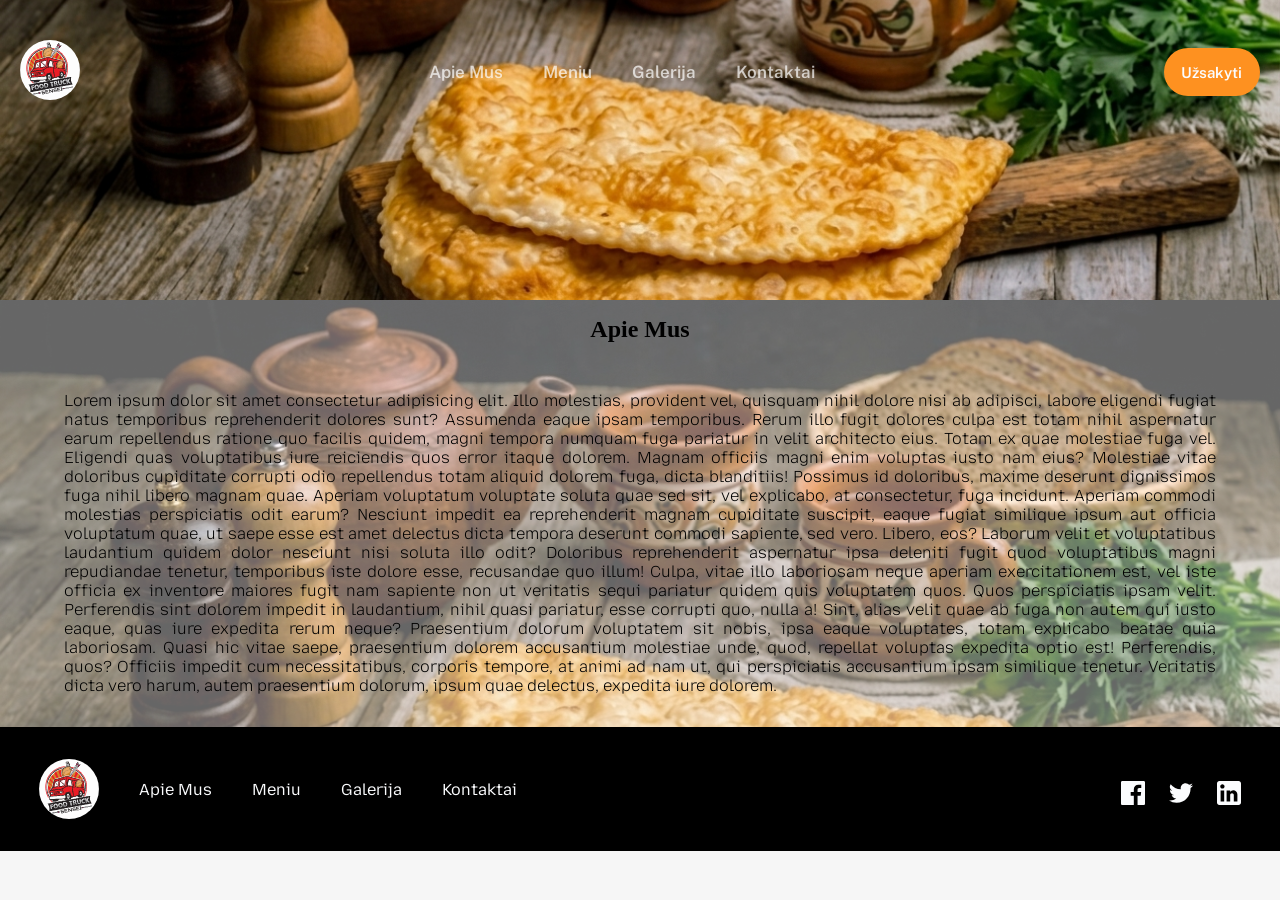
<file: pages/aboutUs.html>
<!doctype html>
<html lang="en">
  <head>
    <meta charset="UTF-8" />
    <meta name="viewport" content="width=device-width, initial-scale=1.0" />
    <link
      href="https://fonts.googleapis.com/css2?family=DM+Serif+Display:ital@0;1&family=Public+Sans:ital,wght@0,100..900;1,100..900&display=swap"
      rel="stylesheet"
    />
    <link rel="stylesheet" href="../styles/main.css" />
    <link rel="stylesheet" href="../styles/AboutUs.css" />
    <script src="../scripts/scripts.js" defer></script>
    <title>Čeburekai Trakuose</title>
  </head>
  <body>
    <header class="header">
      <nav class="nav" aria-label="Primary">
        <div class="nav__logo">
          <a href="../index.html">
            <img
              src="../photos/logo.svg"
              alt="logoCeburekine"
              class="container-logo"
            />
          </a>
        </div>
        <button
          class="hamburger-menu"
          type="button"
          aria-label="Open menu"
          aria-expanded="false"
          aria-controls="mobile-menu"
        >
          <img src="../photos/menu.svg" alt="" class="hamburger-menu-img" />
        </button>
        <div class="nav__menu">
          <a href="aboutUs.html">Apie Mus</a>
          <a href="meniu.html">Meniu</a>
          <a href="galery.html">Galerija</a>
          <a href="contacts.html">Kontaktai</a>
        </div>
        <a class="nav__button" href="tel:+37060000000">Užsakyti</a>
      </nav>
      <div class="nav__overlay" id="nav-overlay" hidden></div>
      <aside class="sidebar" id="mobile-menu" aria-hidden="true">
        <div class="sidebar__inner">
          <button class="sidebar__close" type="button" aria-label="Close menu">
            <img src="../photos/close.svg" alt="" />
          </button>
          <nav class="sidebar__link" aria-label="Mobile">
            <a href="aboutUs.html">Apie Mus</a>
            <a href="meniu.html">Meniu</a>
            <a href="galery.html">Galerija</a>
            <a href="contacts.html">Kontaktai</a>
            <button href="tel:+37060000000" class="hamburger__button" type="button">Užsakyti</button>
          </nav>
        </div>
      </aside>
    </header>
        <main>
            <Section class="sectionAboutUs">
                <h1 class="sectionAboutUs__h1">
                    Apie Mus
                </h1>
                <p class="sectionAboutUs__p">
                    Lorem ipsum dolor sit amet consectetur adipisicing elit. Illo molestias, provident vel, quisquam nihil dolore nisi ab adipisci, labore eligendi fugiat natus temporibus reprehenderit dolores sunt? Assumenda eaque ipsam temporibus.
                    Rerum illo fugit dolores culpa est totam nihil aspernatur earum repellendus ratione quo facilis quidem, magni tempora numquam fuga pariatur in velit architecto eius. Totam ex quae molestiae fuga vel.
                    Eligendi quas voluptatibus iure reiciendis quos error itaque dolorem. Magnam officiis magni enim voluptas iusto nam eius? Molestiae vitae doloribus cupiditate corrupti odio repellendus totam aliquid dolorem fuga, dicta blanditiis!
                    Possimus id doloribus, maxime deserunt dignissimos fuga nihil libero magnam quae. Aperiam voluptatum voluptate soluta quae sed sit, vel explicabo, at consectetur, fuga incidunt. Aperiam commodi molestias perspiciatis odit earum?
                    Nesciunt impedit ea reprehenderit magnam cupiditate suscipit, eaque fugiat similique ipsum aut officia voluptatum quae, ut saepe esse est amet delectus dicta tempora deserunt commodi sapiente, sed vero. Libero, eos?
                    Laborum velit et voluptatibus laudantium quidem dolor nesciunt nisi soluta illo odit? Doloribus reprehenderit aspernatur ipsa deleniti fugit quod voluptatibus magni repudiandae tenetur, temporibus iste dolore esse, recusandae quo illum!
                    Culpa, vitae illo laboriosam neque aperiam exercitationem est, vel iste officia ex inventore maiores fugit nam sapiente non ut veritatis sequi pariatur quidem quis voluptatem quos. Quos perspiciatis ipsam velit.
                    Perferendis sint dolorem impedit in laudantium, nihil quasi pariatur, esse corrupti quo, nulla a! Sint, alias velit quae ab fuga non autem qui iusto eaque, quas iure expedita rerum neque?
                    Praesentium dolorum voluptatem sit nobis, ipsa eaque voluptates, totam explicabo beatae quia laboriosam. Quasi hic vitae saepe, praesentium dolorem accusantium molestiae unde, quod, repellat voluptas expedita optio est! Perferendis, quos?
                    Officiis impedit cum necessitatibus, corporis tempore, at animi ad nam ut, qui perspiciatis accusantium ipsam similique tenetur. Veritatis dicta vero harum, autem praesentium dolorum, ipsum quae delectus, expedita iure dolorem.
                </p>

            </Section>
        </main>  
    <footer class="footer">
      <div class="footer-bg" aria-hidden="true"></div>
      <nav class="footer__nav" aria-label="Footer">
        <div class="footer__nav__pages">
          <a href="../index.html" aria-label="home">
            <img src="../photos/logo.svg" alt="logo" class="footer__logo" />
          </a>
          <a href="aboutUs.html">Apie Mus</a>
          <a href="meniu.html">Meniu</a>
          <a href="galery.html">Galerija</a>
          <a href="contacts.html">Kontaktai</a>
        </div>
        <div class="footer__nav__social">
          <a
            href="https://www.facebook.com/profile.php?id=61572930540171"
            target="_blank"
            rel="noopener noreferrer"
            class="social-link"
            aria-label="Facebook"
          >
            <svg width="24" height="24" xmlns="http://www.w3.org/2000/svg">
              <path
                d="M22.675 0H1.325C.593 0 0 .593 0 1.325v21.351C0 23.407.593 24 1.325 24H12.82v-9.294H9.692v-3.622h3.128V8.413c0-3.1 1.893-4.788 4.659-4.788 1.325 0 2.463.099 2.795.143v3.24l-1.918.001c-1.504 0-1.795.715-1.795 1.763v2.313h3.587l-.467 3.622h-3.12V24h6.116c.73 0 1.323-.593 1.323-1.325V1.325C24 .593 23.407 0 22.675 0z"
                fill-rule="nonzero"
              />
            </svg>
          </a>
          <a
            href="https://twitter.com"
            target="_blank"
            rel="noopener noreferrer"
            class="social-link"
            aria-label="Twitter"
          >
            <svg width="24" height="20" xmlns="http://www.w3.org/2000/svg">
              <path
                d="M24 2.557a9.83 9.83 0 01-2.828.775A4.932 4.932 0 0023.337.608a9.864 9.864 0 01-3.127 1.195A4.916 4.916 0 0016.616.248c-3.179 0-5.515 2.966-4.797 6.045A13.978 13.978 0 011.671 1.149a4.93 4.93 0 001.523 6.574 4.903 4.903 0 01-2.229-.616c-.054 2.281 1.581 4.415 3.949 4.89a4.935 4.935 0 01-2.224.084 4.928 4.928 0 004.6 3.419A9.9 9.9 0 010 17.54a13.94 13.94 0 007.548 2.212c9.142 0 14.307-7.721 13.995-14.646A10.025 10.025 0 0024 2.557z"
              />
            </svg>
          </a>
          <a
            href="https://linkedin.com"
            target="_blank"
            rel="noopener noreferrer"
            class="social-link"
            aria-label="LinkedIn"
          >
            <svg width="24" height="24" xmlns="http://www.w3.org/2000/svg">
              <path
                d="M21.6 0H2.4C1.08 0 0 1.08 0 2.4v19.2C0 22.92 1.08 24 2.4 24h19.2c1.32 0 2.4-1.08 2.4-2.4V2.4C24 1.08 22.92 0 21.6 0zM7.2 20.4H3.6V9.6h3.6v10.8zM5.4 7.56c-1.2 0-2.16-.96-2.16-2.16 0-1.2.96-2.16 2.16-2.16 1.2 0 2.16.96 2.16 2.16 0 1.2-.96 2.16-2.16 2.16zm15 12.84h-3.6v-6.36c0-.96-.84-1.8-1.8-1.8-.96 0-1.8.84-1.8 1.8v6.36H9.6V9.6h3.6v1.44c.6-.96 1.92-1.68 3-1.68 2.28 0 4.2 1.92 4.2 4.2v6.84z"
              />
            </svg>
          </a>
        </div>
      </nav>
    </footer>
  </body>
</html>
</file>
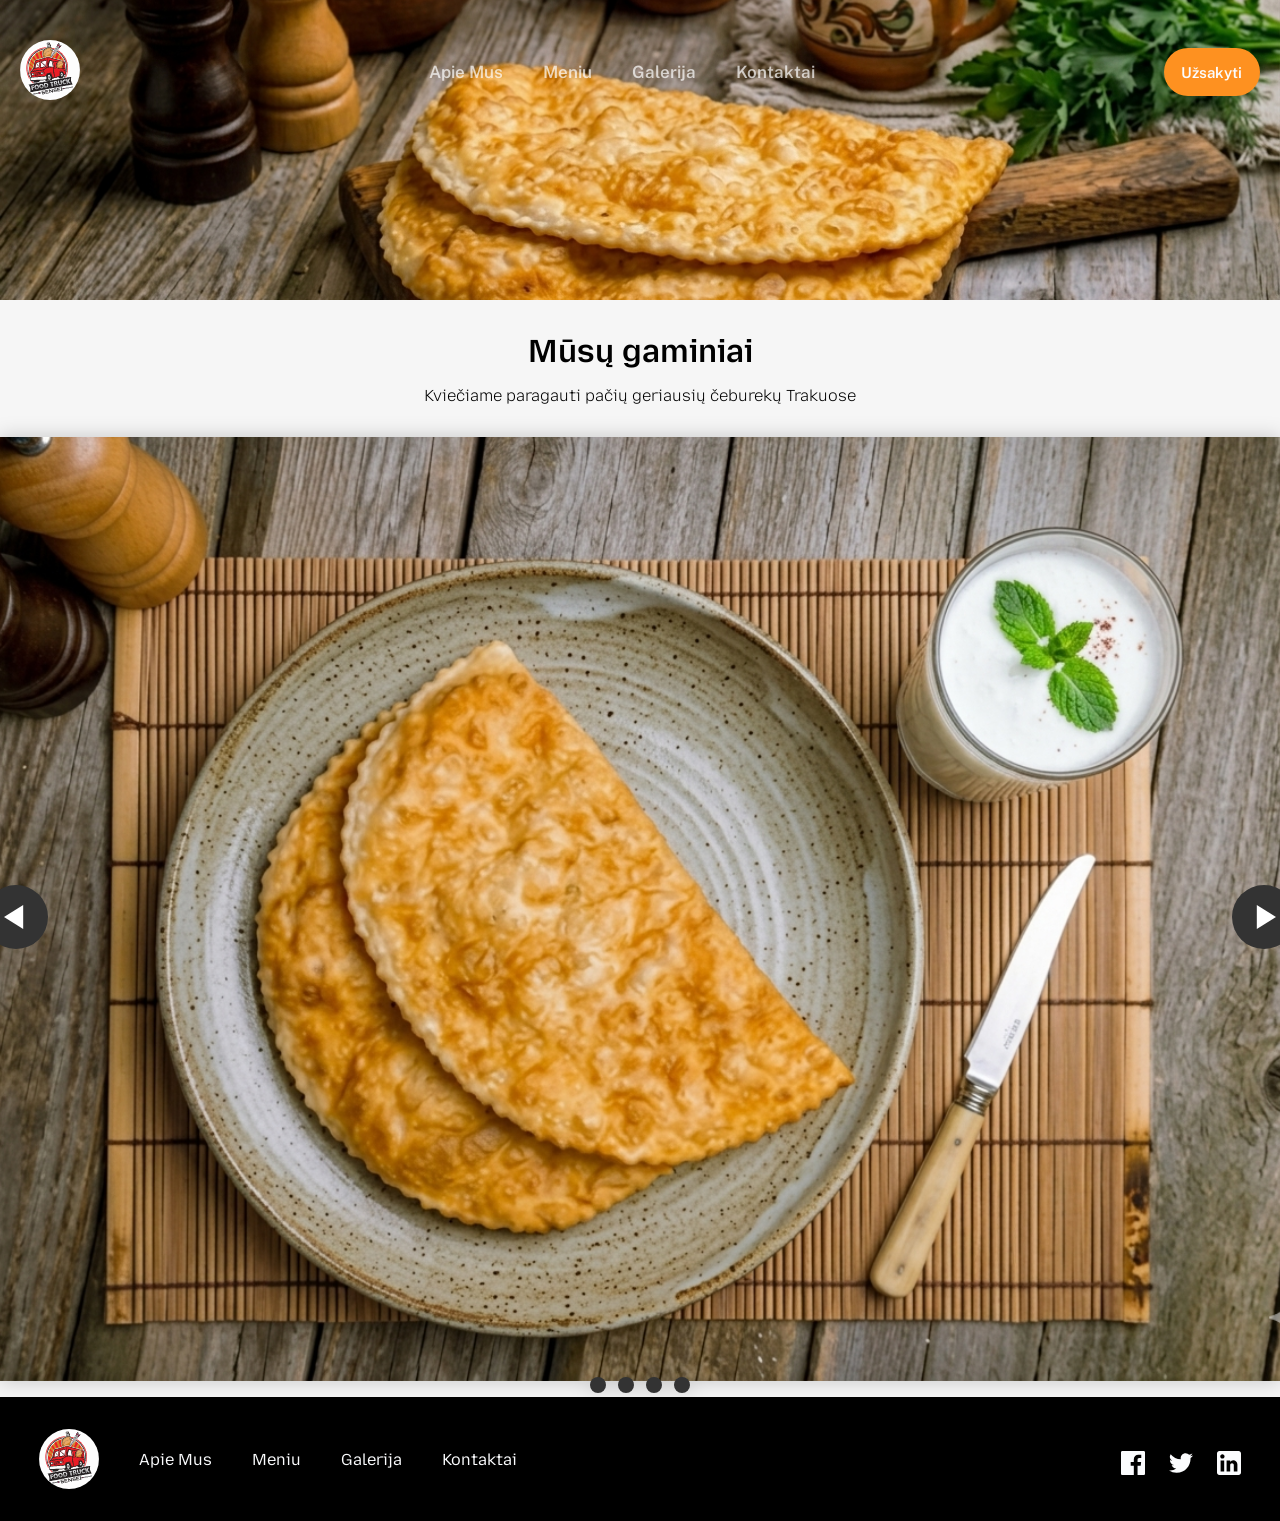
<file: pages/galery.html>
<!doctype html>
<html lang="en">
  <head>
    <meta charset="UTF-8" />
    <meta name="viewport" content="width=device-width, initial-scale=1.0" />
    <link
      href="https://fonts.googleapis.com/css2?family=DM+Serif+Display:ital@0;1&family=Public+Sans:ital,wght@0,100..900;1,100..900&display=swap"
      rel="stylesheet"
    />
    <link rel="stylesheet" href="../styles/main.css" />
    <link rel="stylesheet" href="../styles/index.css" />
    <script src="../scripts/scripts.js" defer></script>
    <title>Čeburekai Trakuose</title>
  </head>
  <body>
    <header class="header">
      <nav class="nav" aria-label="Primary">
        <div class="nav__logo">
          <a href="../index.html">
            <img
              src="../photos/logo.svg"
              alt="logoCeburekine"
              class="container-logo"
            />
          </a>
        </div>
        <button
          class="hamburger-menu"
          type="button"
          aria-label="Open menu"
          aria-expanded="false"
          aria-controls="mobile-menu"
        >
          <img src="../photos/menu.svg" alt="" class="hamburger-menu-img" />
        </button>
        <div class="nav__menu">
          <a href="aboutUs.html">Apie Mus</a>
          <a href="meniu.html">Meniu</a>
          <a href="galery.html">Galerija</a>
          <a href="contacts.html">Kontaktai</a>
        </div>
        <a class="nav__button" href="tel:+37060000000">Užsakyti</a>
      </nav>
      <div class="nav__overlay" id="nav-overlay" hidden></div>
      <aside class="sidebar" id="mobile-menu" aria-hidden="true">
        <div class="sidebar__inner">
          <button class="sidebar__close" type="button" aria-label="Close menu">
            <img src="../photos/close.svg"  alt="" />
          </button>
          <nav class="sidebar__link" aria-label="Mobile">
            <a href="aboutUs.html">Apie Mus</a>
            <a href="meniu.html">Meniu</a>
            <a href="galery.html">Galerija</a>
            <a href="contacts.html">Kontaktai</a>
            <button
              class="hamburger__button"
              type="button"
              href="tel:+37060000000"
            >
              Užsakyti
            </button>
          </nav>
        </div>
      </aside>
    </header>

    <main>
      <div class="our-products">
        <h1 class="our-products-h1">Mūsų gaminiai</h1>
        <p>
          <a href="meniu.html"
            >Kviečiame paragauti pačių geriausių čeburekų Trakuose</a
          >
        </p>
      </div>

      <section class="carousel" aria-label="Gallery">
        <ol class="carousel__viewport">
          <li id="carousel__slide1" tabindex="0" class="carousel__slide">
            <div class="carousel__snapper">
              <a href="#carousel__slide4" class="carousel__prev"
                >Go to last slide</a
              >
              <a href="#carousel__slide2" class="carousel__next"
                >Go to next slide</a
              >
            </div>
          </li>
          <li id="carousel__slide2" tabindex="0" class="carousel__slide">
            <div class="carousel__snapper"></div>
            <a href="#carousel__slide1" class="carousel__prev"
              >Go to previous slide</a
            >
            <a href="#carousel__slide3" class="carousel__next"
              >Go to next slide</a
            >
          </li>
          <li id="carousel__slide3" tabindex="0" class="carousel__slide">
            <div class="carousel__snapper"></div>
            <a href="#carousel__slide2" class="carousel__prev"
              >Go to previous slide</a
            >
            <a href="#carousel__slide4" class="carousel__next"
              >Go to next slide</a
            >
          </li>
          <li id="carousel__slide4" tabindex="0" class="carousel__slide">
            <div class="carousel__snapper"></div>
            <a href="#carousel__slide3" class="carousel__prev"
              >Go to previous slide</a
            >
            <a href="#carousel__slide1" class="carousel__next"
              >Go to first slide</a
            >
          </li>
        </ol>
        <aside class="carousel__navigation">
          <ol class="carousel__navigation-list">
            <li class="carousel__navigation-item">
              <a href="#carousel__slide1" class="carousel__navigation-button"
                >Go to slide 1</a
              >
            </li>
            <li class="carousel__navigation-item">
              <a href="#carousel__slide2" class="carousel__navigation-button"
                >Go to slide 2</a
              >
            </li>
            <li class="carousel__navigation-item">
              <a href="#carousel__slide3" class="carousel__navigation-button"
                >Go to slide 3</a
              >
            </li>
            <li class="carousel__navigation-item">
              <a href="#carousel__slide4" class="carousel__navigation-button"
                >Go to slide 4</a
              >
            </li>
          </ol>
        </aside>
      </section>
    </main>

    <footer class="footer">
      <div class="footer-bg" aria-hidden="true"></div>
      <nav class="footer__nav" aria-label="Footer">
        <div class="footer__nav__pages">
          <a href="../index.html" aria-label="home">
            <img src="../photos/logo.svg" alt="logo" class="footer__logo" />
          </a>
          <a href="aboutUs.html">Apie Mus</a>
          <a href="meniu.html">Meniu</a>
          <a href="galery.html">Galerija</a>
          <a href="contacts.html">Kontaktai</a>
        </div>
        <div class="footer__nav__social">
          <a
            href="https://www.facebook.com/profile.php?id=61572930540171"
            target="_blank"
            rel="noopener noreferrer"
            class="social-link"
            aria-label="Facebook"
          >
            <svg width="24" height="24" xmlns="http://www.w3.org/2000/svg">
              <path
                d="M22.675 0H1.325C.593 0 0 .593 0 1.325v21.351C0 23.407.593 24 1.325 24H12.82v-9.294H9.692v-3.622h3.128V8.413c0-3.1 1.893-4.788 4.659-4.788 1.325 0 2.463.099 2.795.143v3.24l-1.918.001c-1.504 0-1.795.715-1.795 1.763v2.313h3.587l-.467 3.622h-3.12V24h6.116c.73 0 1.323-.593 1.323-1.325V1.325C24 .593 23.407 0 22.675 0z"
                fill-rule="nonzero"
              />
            </svg>
          </a>
          <a
            href="https://twitter.com"
            target="_blank"
            rel="noopener noreferrer"
            class="social-link"
            aria-label="Twitter"
          >
            <svg width="24" height="20" xmlns="http://www.w3.org/2000/svg">
              <path
                d="M24 2.557a9.83 9.83 0 01-2.828.775A4.932 4.932 0 0023.337.608a9.864 9.864 0 01-3.127 1.195A4.916 4.916 0 0016.616.248c-3.179 0-5.515 2.966-4.797 6.045A13.978 13.978 0 011.671 1.149a4.93 4.93 0 001.523 6.574 4.903 4.903 0 01-2.229-.616c-.054 2.281 1.581 4.415 3.949 4.89a4.935 4.935 0 01-2.224.084 4.928 4.928 0 004.6 3.419A9.9 9.9 0 010 17.54a13.94 13.94 0 007.548 2.212c9.142 0 14.307-7.721 13.995-14.646A10.025 10.025 0 0024 2.557z"
              />
            </svg>
          </a>
          <a
            href="https://linkedin.com"
            target="_blank"
            rel="noopener noreferrer"
            class="social-link"
            aria-label="LinkedIn"
          >
            <svg width="24" height="24" xmlns="http://www.w3.org/2000/svg">
              <path
                d="M21.6 0H2.4C1.08 0 0 1.08 0 2.4v19.2C0 22.92 1.08 24 2.4 24h19.2c1.32 0 2.4-1.08 2.4-2.4V2.4C24 1.08 22.92 0 21.6 0zM7.2 20.4H3.6V9.6h3.6v10.8zM5.4 7.56c-1.2 0-2.16-.96-2.16-2.16 0-1.2.96-2.16 2.16-2.16 1.2 0 2.16.96 2.16 2.16 0 1.2-.96 2.16-2.16 2.16zm15 12.84h-3.6v-6.36c0-.96-.84-1.8-1.8-1.8-.96 0-1.8.84-1.8 1.8v6.36H9.6V9.6h3.6v1.44c.6-.96 1.92-1.68 3-1.68 2.28 0 4.2 1.92 4.2 4.2v6.84z"
              />
            </svg>
          </a>
        </div>
      </nav>
    </footer>
  </body>
</html>
</file>
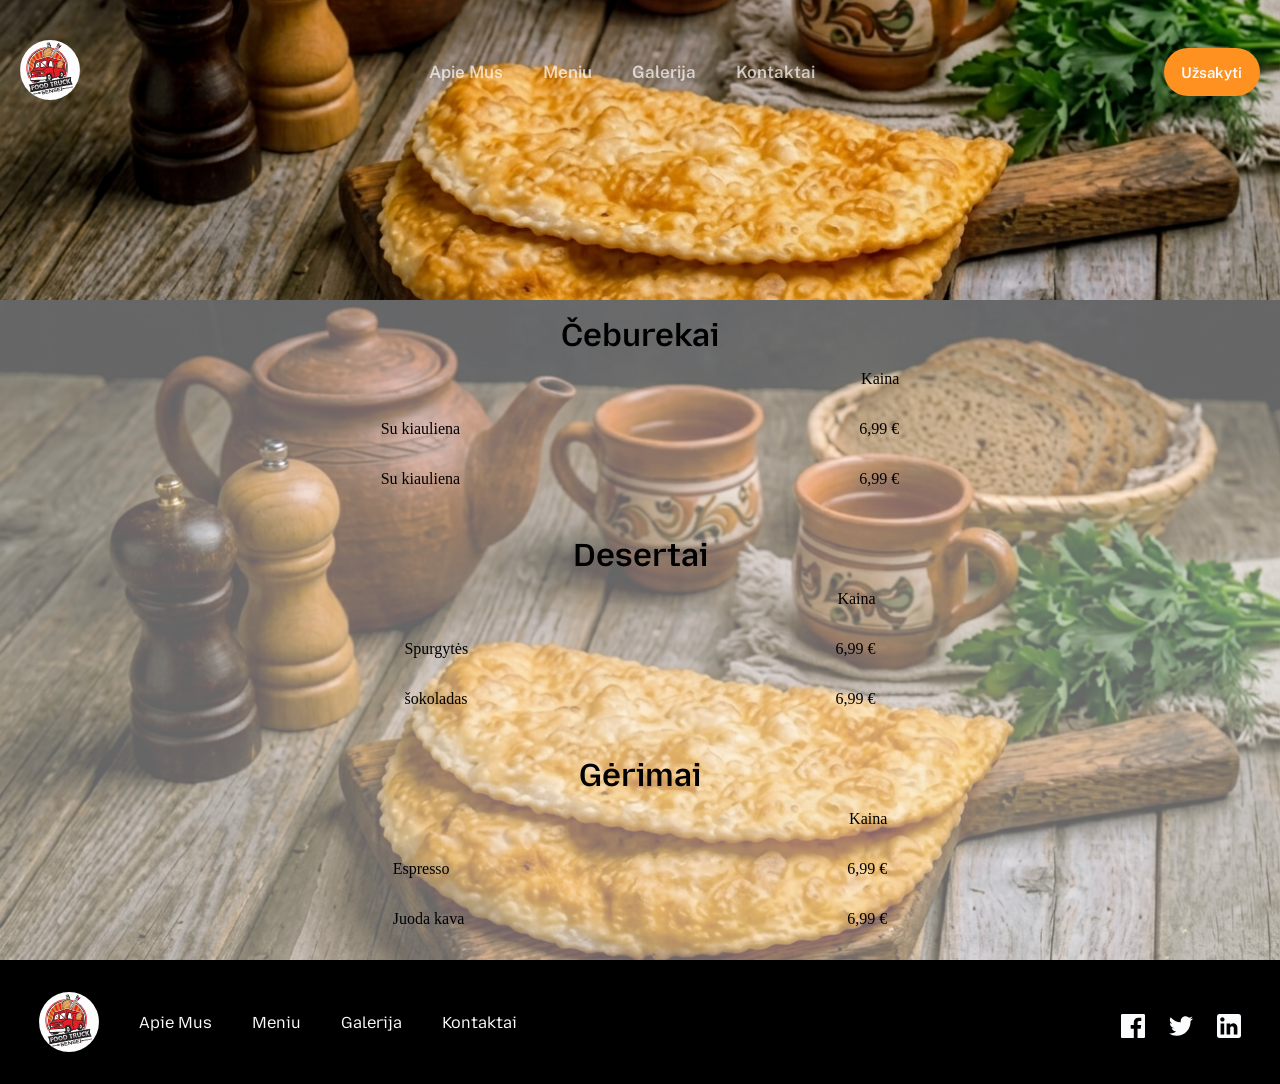
<file: pages/meniu.html>
<!doctype html>
<html lang="en">
  <head>
    <meta charset="UTF-8" />
    <meta name="viewport" content="width=device-width, initial-scale=1.0" />
    <link
      href="https://fonts.googleapis.com/css2?family=DM+Serif+Display:ital@0;1&family=Public+Sans:ital,wght@0,100..900;1,100..900&display=swap"
      rel="stylesheet"
    />
    <link rel="stylesheet" href="../styles/main.css" />
    <link rel="stylesheet" href="../styles/meniu.css" />
    <script src="../scripts/scripts.js" defer></script>
    <title>Čeburekai Trakuose</title>
  </head>
  <body>
    <header class="header">
      <nav class="nav" aria-label="Primary">
        <div class="nav__logo">
          <a href="../index.html">
            <img
              src="../photos/logo.svg"
              alt="logoCeburekine"
              class="container-logo"
            />
          </a>
        </div>
        <button
          class="hamburger-menu"
          type="button"
          aria-label="Open menu"
          aria-expanded="false"
          aria-controls="mobile-menu"
        >
          <img src="../photos/menu.svg" alt="" class="hamburger-menu-img" />
        </button>
        <div class="nav__menu">
          <a href="aboutUs.html">Apie Mus</a>
          <a href="meniu.html">Meniu</a>
          <a href="galery.html">Galerija</a>
          <a href="contacts.html">Kontaktai</a>
        </div>
        <a class="nav__button" href="tel:+37060000000">Užsakyti</a>
      </nav>
      <div class="nav__overlay" id="nav-overlay" hidden></div>
      <aside class="sidebar" id="mobile-menu" aria-hidden="true">
        <div class="sidebar__inner">
          <button class="sidebar__close" type="button" aria-label="Close menu">
            <img src="../photos/close.svg" alt="" />
          </button>
          <nav class="sidebar__link" aria-label="Mobile">
            <a href="aboutUs.html">Apie Mus</a>
            <a href="meniu.html">Meniu</a>
            <a href="galery.html">Galerija</a>
            <a href="contacts.html">Kontaktai</a>
            <button class="hamburger__button" type="button"href="tel:+37060000000">Užsakyti</button>
          </nav>
        </div>
      </aside>
    </header>
        <main>
            <Section class="sectionMeniu">
            <div class="wrapper">
                <h2 class="wrapper-h2">
                    Čeburekai
                </h2>
                <div class="wrapperMeniu">
                    <div class="wrapperMeniu-card">
                        <p> </p>
                        <p>Kaina</p>
                    </div>
                    <div class="wrapperMeniu-card">
                        <p>Su kiauliena</p>
                        <p>6,99 €</p>
                    </div>
                    <div class="wrapperMeniu-card">
                        <p>Su kiauliena</p>
                        <p>6,99 €</p>
                    </div>
                </div>
                 </div>
                <div class="wrapper">
                <h2 class="wrapper-h2">
                    Desertai
                </h2>
                <div class="wrapperMeniu">
                    <div class="wrapperMeniu-card">
                        <p> </p>
                        <p>Kaina</p>
                    </div>
                    <div class="wrapperMeniu-card">
                        <p>Spurgytės </p>
                        <p>6,99 €</p>
                    </div>
                    <div class="wrapperMeniu-card">
                        <p>šokoladas</p>
                        <p>6,99 €</p>
                    </div>
                </div>
            </div>
            </div>
                <div class="wrapper">
                <h2 class="wrapper-h2">
                    Gėrimai
                </h2>
                <div class="wrapperMeniu">
                    <div class="wrapperMeniu-card">
                        <p> </p>
                        <p>Kaina</p>
                    </div>
                    <div class="wrapperMeniu-card">
                        <p>Espresso </p>
                        <p>6,99 €</p>
                    </div>
                    <div class="wrapperMeniu-card">
                        <p>Juoda kava</p>
                        <p>6,99 €</p>
                    </div>
                </div>
            </div>

            </Section>
        </main>  
    <footer class="footer">
      <div class="footer-bg" aria-hidden="true"></div>
      <nav class="footer__nav" aria-label="Footer">
        <div class="footer__nav__pages">
          <a href="../index.html" aria-label="home">
            <img src="../photos/logo.svg" alt="logo" class="footer__logo" />
          </a>
          <a href="aboutUs.html">Apie Mus</a>
          <a href="meniu.html">Meniu</a>
          <a href="galery.html">Galerija</a>
          <a href="contacts.html">Kontaktai</a>
        </div>
        <div class="footer__nav__social">
          <a
            href="https://www.facebook.com/profile.php?id=61572930540171"
            target="_blank"
            rel="noopener noreferrer"
            class="social-link"
            aria-label="Facebook"
          >
            <svg width="24" height="24" xmlns="http://www.w3.org/2000/svg">
              <path
                d="M22.675 0H1.325C.593 0 0 .593 0 1.325v21.351C0 23.407.593 24 1.325 24H12.82v-9.294H9.692v-3.622h3.128V8.413c0-3.1 1.893-4.788 4.659-4.788 1.325 0 2.463.099 2.795.143v3.24l-1.918.001c-1.504 0-1.795.715-1.795 1.763v2.313h3.587l-.467 3.622h-3.12V24h6.116c.73 0 1.323-.593 1.323-1.325V1.325C24 .593 23.407 0 22.675 0z"
                fill-rule="nonzero"
              />
            </svg>
          </a>
          <a
            href="https://twitter.com"
            target="_blank"
            rel="noopener noreferrer"
            class="social-link"
            aria-label="Twitter"
          >
            <svg width="24" height="20" xmlns="http://www.w3.org/2000/svg">
              <path
                d="M24 2.557a9.83 9.83 0 01-2.828.775A4.932 4.932 0 0023.337.608a9.864 9.864 0 01-3.127 1.195A4.916 4.916 0 0016.616.248c-3.179 0-5.515 2.966-4.797 6.045A13.978 13.978 0 011.671 1.149a4.93 4.93 0 001.523 6.574 4.903 4.903 0 01-2.229-.616c-.054 2.281 1.581 4.415 3.949 4.89a4.935 4.935 0 01-2.224.084 4.928 4.928 0 004.6 3.419A9.9 9.9 0 010 17.54a13.94 13.94 0 007.548 2.212c9.142 0 14.307-7.721 13.995-14.646A10.025 10.025 0 0024 2.557z"
              />
            </svg>
          </a>
          <a
            href="https://linkedin.com"
            target="_blank"
            rel="noopener noreferrer"
            class="social-link"
            aria-label="LinkedIn"
          >
            <svg width="24" height="24" xmlns="http://www.w3.org/2000/svg">
              <path
                d="M21.6 0H2.4C1.08 0 0 1.08 0 2.4v19.2C0 22.92 1.08 24 2.4 24h19.2c1.32 0 2.4-1.08 2.4-2.4V2.4C24 1.08 22.92 0 21.6 0zM7.2 20.4H3.6V9.6h3.6v10.8zM5.4 7.56c-1.2 0-2.16-.96-2.16-2.16 0-1.2.96-2.16 2.16-2.16 1.2 0 2.16.96 2.16 2.16 0 1.2-.96 2.16-2.16 2.16zm15 12.84h-3.6v-6.36c0-.96-.84-1.8-1.8-1.8-.96 0-1.8.84-1.8 1.8v6.36H9.6V9.6h3.6v1.44c.6-.96 1.92-1.68 3-1.68 2.28 0 4.2 1.92 4.2 4.2v6.84z"
              />
            </svg>
          </a>
        </div>
      </nav>
    </footer>
  </body>
</html>
</file>
<file: styles/main.css>
/* Global CSS Variables */
@import url('https://fonts.googleapis.com/css2?family=DM+Serif+Text:ital@0;1&family=Public+Sans:ital,wght@0,100..900;1,100..900&display=swap');
@import url('https://fonts.googleapis.com/css2?family=Mozilla+Text:wght@200..700&display=swap');
:root {
    /* Colors */
    --color-primary-pink: #fe9120;
    --color-primary-white: #fbfcfe;

    --color-secondary-title-text: #36536b;
    --color-secondary-bg: #1b262f;
    --color-secondary-active: #ffbe03;
    --color-secondary-text: #6c8294;
    --color-secondary-warning: #ff0000;
    --footer-background: #000000;

    /* Fonts */
    --font-title: "Mozilla Text", sans-serif;
    --font-text: "Public Sans", Arial, Helvetica, sans-serif;
}

* {
    box-sizing: border-box;
    padding: 0;
    margin: 0;
}

body {
    background-color: #f6f6f6;

}

.header {
    background-image: url("/photos/background.png");
    background-size: cover;
    background-position: center;
    background-repeat: no-repeat;
    width: 100%;
    height: 300px;
    object-fit: cover;
}


.page-header-title {
    color: var(--color-secondary-active);
    margin: 20px;
    text-align: center;
    font-size: 32px;
}

.page-header-h2 {

    color: var(--color-secondary-bg);
    margin: 20px;
    text-align: center;
    font-size: 20px;

}

.page-header-paragraph {
    color: var(--color-secondary-bg);
    margin: 20px;
    text-align: center;
    font-size: 16px;

}



/* Navigation Section */
/* NAV */
.nav {
    display: flex;
    align-items: center;
    justify-content: space-between;
    padding-top: 2.5475rem;
    margin-left: 1.25rem;
    margin-right: 1.25rem;
    z-index: 1;
    position: relative;
}



.nav__logo img {
    height: 60px;
    width: 60px;
    object-fit: fill;
    border-radius: 50%;
    transition: transform 1.9s ease-in-out;
}

.container-logo img:hover {
    transform: rotate(360deg);
}

.nav__menu,
.nav__button {
    display: none;
    text-decoration: none;
}

/* Burger */
.hamburger-menu {
    background: transparent;
    border: 0;
    cursor: pointer;
}

.hamburger-menu-img {
    width: 28px;
    height: 17px;
    display: block;
    filter: invert(100%) sepia(100%) saturate(2%) hue-rotate(298deg) brightness(104%) contrast(101%);
}

/* Overlay */
.nav__overlay {
    position: fixed;
    inset: 0;
    z-index: 100;
    background: rgba(0, 0, 0, 0.034);
}

.nav__overlay[hidden] {
    display: none;
}

/* Sidebar */
.sidebar {
    position: fixed;
    top: 0;
    right: 0;
    height: 100vh;
    width: min(80vw, 18.9rem);
    background: var(--footer-background);
    color: white;
    z-index: 101;
    transform: translateX(100%);
    transition: transform 200ms ease-in-out;
}

.sidebar.is-open {
    transform: translateX(0);
}

.sidebar__inner {
    position: relative;
    height: 100%;
    padding: 1rem 1.6rem;
}

/* Close button */
.sidebar__close {
    position: absolute;
    top: 3rem;
    right: 1.5rem;
    width: 22px;
    height: 22px;
    background: transparent;
    border: 0;
    cursor: pointer;
    display: grid;
    place-items: center;
}

.sidebar__close img {
    width: 22px;
    height: 22px;
    display: block;
}

/* Sidebar links */
.sidebar__link {
    margin-top: 5rem;
    display: flex;
    flex-direction: column;
    align-items: center;
    text-align: center;
    gap: 2rem;
    font-family: var(--font-title);
    font-weight: 600;
    font-size: 1.25rem;
}

.sidebar__link a {
    text-decoration: none;
    color: var(--color-primary-white);
    opacity: 0.7;
}

.sidebar__link a:hover {
    opacity: 1;
}

.sidebar__link a:first-child {
    width: 100%;
    padding-top: 2.668rem;
    border-top: 2px solid rgba(251, 252, 254, 0.2);
}

/* Mobile CTA button */
.hamburger__button {
    width: 100%;
    padding: 1rem 2rem 0.9375rem;
    border-radius: 1.5rem;
    border: 0;
    cursor: pointer;
    background-color: var(--color-primary-pink);
    color: #fff;
    font-family: var(--font-title);
    font-size: 0.938rem;
    font-weight: 600;
}

.hamburger__button:hover {
    background-color: var(--color-secondary-active);
}

/* Lock scroll */
body.nav-locked {
    overflow: hidden;
}



/* Footer */
.footer {
    position: relative;
    overflow: hidden;
    background: var(--footer-background);
}

.footer-bg {
    position: absolute;
    inset: 0;
    pointer-events: none;
    z-index: 0;
}

.footer-bubble {
    position: absolute;
    left: 50%;
    bottom: -700px;
    transform: translateX(-50%);
    width: 900px;
    max-width: none;
    opacity: 1;
    display: block;
}

footer {
    background-color: var(--color-secondary-bg);
    color: var(--color-primary-white);
    font-family: var(--font-title);
    display: flex;
    flex-direction: column;
    text-align: center;
    justify-content: center;
}

.footer__nav {
    padding-top: 41px;
    padding-bottom: 55px;
}

footer .nav__logo {
    width: 135px;
}

.footer__nav a {
    text-decoration: none;
    color: var(--color-primary-white);
    padding-bottom: 40px;
}

.footer__logo {
    height: 60px;
    width: 60px;
    border-radius: 50%;
}


.footer__nav__pages {
    display: flex;
    flex-direction: column;
    text-align: center;
    justify-content: center;
}

.social-link svg {
    fill: var(--color-primary-white);
}

.social-link svg:hover {
    fill: var(--color-secondary-active);
}

.footer__nav__pages-text {
    opacity: 0.7;
    font-size: 1.0625rem;
    letter-spacing: 0px;
    padding-bottom: 32px;
}

.footer__nav__social {
    display: flex;
    flex-direction: row;
    justify-content: center;
    gap: 1.5rem;
    opacity: 1;
    padding-top: 8px;
    padding-bottom: 0;
}

.footer__nav__pages-text:hover {
    opacity: 1;
}

.footer__nav__social a {
    padding-bottom: 0;
}

/* Tablet Design */

@media (min-width: 768px) {

    .header {
        background-image: url("/photos/background.png");
        background-size: fill;
        background-position: center;
        background-repeat: no-repeat;
        width: 100%;
        height: 300px;
        object-fit: fill;
    }

    /* Navigation Section */

    .hamburger-menu {
        display: none;
    }

    .nav {
        padding: 2.5rem 0rem 3rem 0rem;
    }

    .nav__menu {
        display: flex;
        font-family: var(--font-text);
        font-weight: 600;
        font-size: 1.0625rem;
        text-align: center;
        cursor: pointer;
    }

    .nav__menu a {
        text-decoration: none;
        padding-left: 2.5rem;
        color: white;
        opacity: 0.7;
    }

    .nav__menu a:first-child {
        padding-left: 0px;
    }

    .nav__menu a:hover {
        opacity: 1;
    }

    .nav__button {
        padding-left: 1.1rem;
        padding-right: 1.1rem;
        padding-top: 1rem;
        padding-bottom: 0.9375rem;
        border-radius: 1.5rem;
        border: none;
        background-color: var(--color-primary-pink);
        display: flex;
        text-align: center;
        justify-content: center;
        font-family: var(--font-text);
        color: var(--color-primary-white);
        font-size: 0.938rem;
        letter-spacing: 0px;
        font-weight: 600;
        cursor: pointer;
    }

    .nav__button:hover {
        opacity: 0.8;
    }



    /* Footer Section */
    .footer-bubble {
        left: 100%;
    }

    .footer__nav {
        display: flex;
        flex-direction: row;
        text-align: center;
        justify-content: space-between;
        padding: 32px 39px;
        align-items: center;
    }

    footer .nav__logo {
        margin-right: 10px;
    }

    .footer__nav a {
        text-decoration: none;
        color: var(--color-primary-white);
        padding-top: 0;
        display: flex;
        flex-direction: row;
        text-align: center;
        align-items: center;
        justify-content: space-between;
        padding-bottom: 0;
    }

    .footer__nav__pages {
        display: flex;
        flex-direction: row;
        text-align: center;
        justify-content: center;
        gap: 2.5rem;
    }

    .footer__nav__pages-text {
        margin-top: 0px;
    }

    .social-link svg {
        fill: var(--color-primary-white);
    }

    .social-link svg:hover {
        fill: var(--color-secondary-active);
    }
}

/* Desktop Design */

@media (min-width: 1440px) {

    .news {
        display: flex;
        flex-direction: row;
        align-items: center;
        justify-content: center;
        flex-wrap: wrap;

    }

    /* Navigation Section */

    .nav {
        position: relative;
        padding-left: 10.3125rem;
        padding-right: 10.3125rem;
        display: flex;
        flex-direction: row;
        justify-content: start;
        gap: 4.02125rem;
        align-items: center;
        padding-bottom: 38px;
    }

    .nav__menu {
        display: flex;
        font-family: var(--font-text);
        font-weight: 200;
        font-size: 1.0625rem;
        text-align: left;
        cursor: pointer;
        letter-spacing: 0;
    }

    .nav__menu a {
        text-decoration: none;
        padding-left: 2rem;
        color: white;
        font-size: 1.0625rem;
        letter-spacing: 0px;
        opacity: 0.7;
    }

    .nav__menu a:hover {
        opacity: 1;
    }

    .footer__nav__pages a {
        padding-top: 0;
    }

    .footer__nav__pages {
        align-items: center;
        display: flex;
        flex-direction: row;
        text-align: center;
        justify-content: center;
        gap: 2.5rem;
    }

    .nav__button {
        padding-left: 1.65625rem;
        padding-right: 1.65625rem;
        padding-top: 1rem;
        padding-bottom: 0.9375rem;
        letter-spacing: 0px;
        width: 10.875rem;
        height: 3rem;
        white-space: nowrap;
        position: absolute;
        right: 10.3125rem;
    }


    /* Footer Section */

    .footer__nav {
        display: flex;
        flex-direction: row;
        text-align: center;
        justify-content: space-between;
        padding-bottom: 31px;
        padding-top: 31px;
        padding-left: 10.3125rem;
        padding-right: 10.3125rem;
        align-items: center;
    }

    .footer__nav a {
        text-decoration: none;
        color: var(--color-primary-white);
    }

    .footer__nav__social {
        padding-bottom: 0rem;
    }

    .footer__nav__pages-text {
        margin-top: 0px;
    }

    .social-link svg {
        fill: var(--color-primary-white);
    }

    .social-link svg:hover {
        fill: var(--color-secondary-active);
    }
}
</file>
<file: styles/AboutUs.css>
@import url('https://fonts.googleapis.com/css2?family=Mozilla+Text:wght@200..700&display=swap');

.sectionAboutUs{
    display: flex;
    flex-direction: column;
    justify-content: center;
    text-align: center;
    align-items: center;
    background-image: url(../photos/background.png);
    background-repeat: no-repeat;
    background-size: cover;
    background-color: rgba(255, 255, 255, 0.4);
    background-blend-mode: lighten;
}

.sectionAboutUs__h1{
    margin: 1rem;

}

.sectionAboutUs__p{
    margin-top: 2rem;
    margin-left: 4rem;
    margin-right: 4rem;
    margin-bottom: 2rem;
    text-align: justify;
    font-family:  "Mozilla Text", sans-serif;;
    font-weight: 200;
}
</file>
<file: styles/index.css>
@import url('https://fonts.googleapis.com/css2?family=Mozilla+Text:wght@200..700&display=swap');

.section-meniu {
    display: flex;
    flex-direction: column;
    justify-content: center;
    align-items: center;
}

@keyframes tonext {
    75% {
        left: 0;
    }

    95% {
        left: 100%;
    }

    98% {
        left: 100%;
    }

    99% {
        left: 0;
    }
}

@keyframes tostart {
    75% {
        left: 0;
    }

    95% {
        left: -300%;
    }

    98% {
        left: -300%;
    }

    99% {
        left: 0;
    }
}

@keyframes snap {
    96% {
        scroll-snap-align: center;
    }

    97% {
        scroll-snap-align: none;
    }

    99% {
        scroll-snap-align: none;
    }

    100% {
        scroll-snap-align: center;
    }
}


*::-webkit-scrollbar {
    width: 0;
}

*::-webkit-scrollbar-track {
    background: transparent;
}

*::-webkit-scrollbar-thumb {
    background: transparent;
    border: none;
}

* {
    -ms-overflow-style: none;
}

ol,
li {
    list-style: none;
    margin: 0;
    padding: 0;
}

.carousel {
    position: relative;
    padding-top: 75%;
    filter: drop-shadow(0 0 10px #0003);
    perspective: 100px;
    height: 500px;
}

.carousel__viewport {
    position: absolute;
    top: 0;
    right: 0;
    bottom: 0;
    left: 0;
    display: flex;
    overflow-x: scroll;
    counter-reset: item;
    scroll-behavior: smooth;
    scroll-snap-type: x mandatory;
}

.carousel__slide {
    position: relative;
    flex: 0 0 100%;
    width: 100%;
    background-color: #f99;
    counter-increment: item;
}

.carousel__slide:nth-child(even) {
    background-color: #99f;
}

.carousel__slide:before {
    position: absolute;
    top: 50%;
    left: 50%;
    transform: translate3d(-50%, -40%, 70px);
    color: #fff;
    font-size: 2em;
}

.carousel__snapper {
    position: absolute;
    top: 0;
    left: 0;
    width: 100%;
    height: 100%;
    scroll-snap-align: center;
}

@media (hover: hover) {
    .carousel__snapper {
        animation-name: tonext, snap;
        animation-timing-function: ease;
        animation-duration: 4s;
        animation-iteration-count: infinite;
    }

    .carousel__slide:last-child .carousel__snapper {
        animation-name: tostart, snap;
    }
}

@media (prefers-reduced-motion: reduce) {
    .carousel__snapper {
        animation-name: none;
    }
}

.carousel:hover .carousel__snapper,
.carousel:focus-within .carousel__snapper {
    animation-name: none;
}

.carousel__navigation {
    position: absolute;
    right: 0;
    bottom: 0;
    left: 0;
    text-align: center;
}

.carousel__navigation-list,
.carousel__navigation-item {
    display: inline-block;
}

.carousel__navigation-button {
    display: inline-block;
    width: 1.5rem;
    height: 1.5rem;
    background-color: #333;
    background-clip: content-box;
    border: 0.25rem solid transparent;
    border-radius: 50%;
    font-size: 0;
    transition: transform 0.1s;
}

.carousel::before,
.carousel::after,
.carousel__prev,
.carousel__next {
    position: absolute;
    top: 0;
    margin-top: 37.5%;
    width: 4rem;
    height: 4rem;
    transform: translateY(-50%);
    border-radius: 50%;
    font-size: 0;
    outline: 0;
}

.carousel::before,
.carousel__prev {
    left: -1rem;
}

.carousel::after,
.carousel__next {
    right: -1rem;
}

.carousel::before,
.carousel::after {
    content: '';
    z-index: 1;
    background-color: #333;
    background-size: 1.5rem 1.5rem;
    background-repeat: no-repeat;
    background-position: center center;
    color: #fff;
    font-size: 2.5rem;
    line-height: 4rem;
    text-align: center;
    pointer-events: none;
}

.carousel::before {
    background-image: url("data:image/svg+xml,%3Csvg viewBox='0 0 100 100' xmlns='http://www.w3.org/2000/svg'%3E%3Cpolygon points='0,50 80,100 80,0' fill='%23fff'/%3E%3C/svg%3E");
}

.carousel::after {
    background-image: url("data:image/svg+xml,%3Csvg viewBox='0 0 100 100' xmlns='http://www.w3.org/2000/svg'%3E%3Cpolygon points='100,50 20,100 20,0' fill='%23fff'/%3E%3C/svg%3E");
}
#carousel__slide1,
#carousel__slide2,
#carousel__slide3,
#carousel__slide4{
    margin-bottom: 1rem;
}
#carousel__slide1 {
    background-image: url(/photos/test1.png);
    object-fit: cover;
    background-size: cover;
    background-position: center;
    background-repeat: no-repeat;


}

#carousel__slide2 {
    background-image: url(/photos/test1.png);
    object-fit: cover;
    background-size: cover;
    background-position: center;
    background-repeat: no-repeat;
}

#carousel__slide3 {
    background-image: url(/photos/test1.png);
    object-fit: cover;
    background-size: cover;
    background-position: center;
    background-repeat: no-repeat;
}

#carousel__slide4 {
    background-image: url(/photos/test1.png);
    object-fit: cover;
    background-size: cover;
    background-position: center;
    background-repeat: no-repeat;
}

.our-products {
    display: flex;
    flex-direction: column;
    justify-content: center;
    align-items: center;
    padding: 1rem;
    margin: 1rem;
}

.our-products a {
    text-decoration: none;
    color: black;
    font-family: "Mozilla Text", sans-serif;;
    font-weight: 200;
}


.news {
  display: flex;
  flex-direction: row; 
  flex-wrap: nowrap; 
  overflow-x: auto; 
  scroll-snap-type: x mandatory;
  gap: 20px;
  padding: 20px;
  width: 100%;        
  scroll-behavior: smooth;
  -webkit-overflow-scrolling: touch;
  box-sizing: border-box; 
  justify-content: flex-start;
  scrollbar-width: none;
}
.page-header-title{
  color: var(--color-secondary-active);
  margin: 20px;
  text-align: center;
  font-size: 32px;
}

.page-header-h2{

  color: var(--color-secondary-bg);
  margin: 20px;
  text-align: center;
  font-size: 20px;
  font-family:  "Mozilla Text", sans-serif;
  font-weight: 600;

}

.page-header-paragraph{
  color: var(--color-secondary-bg);
  margin: 20px;
  text-align: center;
  font-size: 16px;
  font-family: "Mozilla Text", sans-serif;;
    font-weight: 200;

}
.news-card {
  flex: 0 0 305px; 
  
  width: 305px;       
  height: 480px; 
  scroll-snap-align: start; 
  border: var(--color-primary-pink) 2px solid;
  border-radius: 15px;
  box-shadow: 5px 5px 3px var(--color-secondary-title-text);
  display: flex;
  flex-direction: column;
  overflow: hidden; 
}


.page-header-video {
  width: 100% !important; 
  height: 300px;
  object-fit: cover; 
  object-position: center;
  padding: 0;
  box-sizing: border-box;
  margin-top: auto; 

}

.news-h1{
    text-align: center;
    font-size: 2rem;
    font-weight: 600;
    padding: 1rem;
    font-family:  "Mozilla Text", sans-serif;
}

.our-products-h1{
font-weight: 600;
    padding-bottom: 1rem;
    font-family:  "Mozilla Text", sans-serif;
}

@media (min-width: 1440px) {
    .news {
        justify-content: center; 
        overflow-x: hidden;      
    }
}
</file>
<file: styles/meniu.css>
@import url('https://fonts.googleapis.com/css2?family=Mozilla+Text:wght@200..700&display=swap');

.sectionMeniu{
    display: flex;
    flex-direction: column;
    justify-content: center;
    text-align: center;
    align-items: center;
    background-image: url(/photos/background.png);
    background-repeat: no-repeat;
    background-size: cover;
    background-color: rgba(255, 255, 255, 0.4);
    background-blend-mode: lighten;

}
.wrapper-h2{
    text-align: center;
    font-weight: bold;
    font-size: 2rem;
     font-family: "Mozilla Text", sans-serif;
     font-weight: 600;
}

.wrapper{
    display: flex;
    flex-direction: column;
    justify-content: space-around;
    align-items: center;
    margin: 1rem;
}

.wrapperMeniu{
    display: flex;
    flex-direction: column;
    width: 200%;
}

.wrapperMeniu-card{
    display: flex;
    flex-direction: row;
    gap: 2rem;
    justify-content: space-between;
    align-items: center;
    margin: 1rem;
}

@media (min-width: 768px) {

    .sectionMeniu{
    display: flex;
    flex-direction: column;
    justify-content: center;
    text-align: center;
    align-items: center;
    background-image: url(/photos/background.png);
    background-repeat: no-repeat;
    background-size: cover;
    background-color: rgba(255, 255, 255, 0.4);
    background-blend-mode: lighten;

}

    .wrapper{
    display: flex;
    flex-direction: column;
    justify-content: space-around;
    align-items: center;
    margin: 1rem;
}
.wrapperMeniu{
    display: flex;
    flex-direction: column;
    width: 300%;
}
}
</file>
